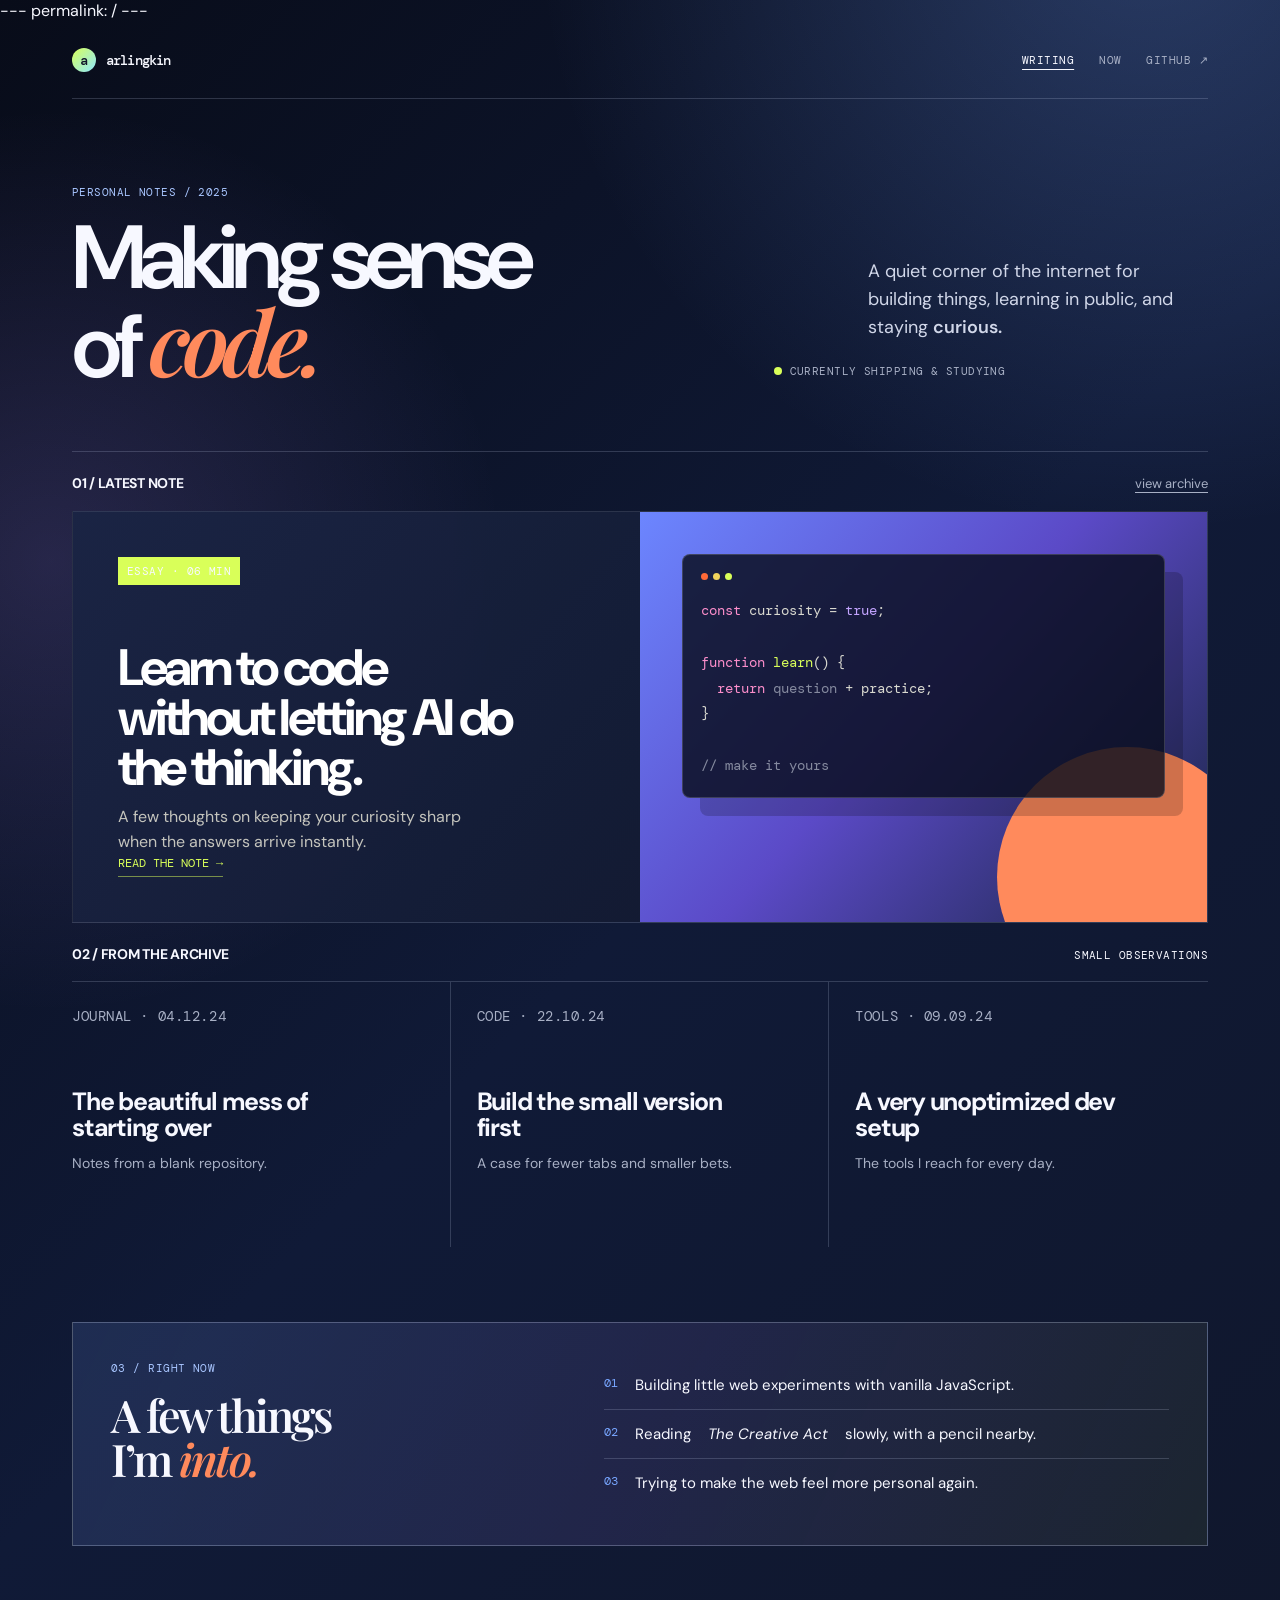
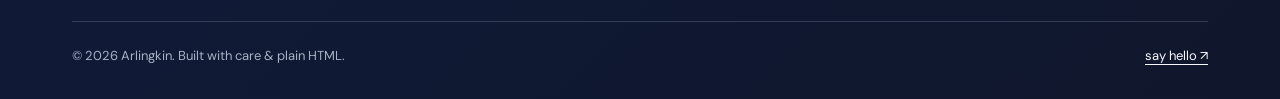
<file: home.html>
---
permalink: /
---
<!DOCTYPE html>
<html lang="id">
<head>
  <meta charset="UTF-8">
  <meta name="viewport" content="width=device-width, initial-scale=1.0">
  <meta name="description" content="Personal blog Arlingkin tentang code, eksperimen, dan pelajaran kecil.">
  <meta name="theme-color" content="#0a1020">
  <meta name="color-scheme" content="dark">
  <title>Arlingkin / About Me</title>
  <link rel="icon" type="image/png" href="icons/icon.png">
  <link rel="preconnect" href="https://fonts.googleapis.com">
  <link rel="preconnect" href="https://fonts.gstatic.com" crossorigin>
  <link href="https://fonts.googleapis.com/css2?family=DM+Mono:wght@400;500&family=DM+Sans:opsz,wght@9..40,400;9..40,500;9..40,600;9..40,700&family=Playfair+Display:ital,wght@0,600;0,700;1,600&display=swap" rel="stylesheet">
  <style>
    :root { --ink:#f7f8ff; --muted:#a8b0c5; --line:rgba(216,224,255,.18); --paper:#0a1020; --panel:rgba(19,27,51,.76); --lime:#d9ff59; --orange:#ff8a5c; --blue:#78a6ff; --violet:#ae8cff; }
    * { box-sizing:border-box; }
    html { scroll-behavior:smooth; }
    body { min-height:100vh; margin:0; color:var(--ink); background:radial-gradient(circle at 90% -5%,rgba(120,166,255,.26),transparent 29%),radial-gradient(circle at 4% 33%,rgba(174,140,255,.17),transparent 27%),linear-gradient(135deg,#080c19 0%,#101a37 52%,#10172c 100%); font-family:"DM Sans",Arial,sans-serif; }
    a { color:inherit; text-decoration:none; }
    .page { max-width:1200px; margin:auto; padding:0 32px; }
    .eyebrow, .meta, .tag, .nav-link { font-family:"DM Mono",monospace; font-size:11px; letter-spacing:.04em; text-transform:uppercase; }
    .site-header { min-height:78px; display:flex; align-items:center; justify-content:space-between; border-bottom:1px solid var(--line); }
    .brand { display:flex; align-items:center; gap:10px; font-family:"DM Mono",monospace; font-size:14px; font-weight:500; letter-spacing:-.06em; }
    .brand-mark { display:grid; width:24px; aspect-ratio:1; place-items:center; border-radius:50%; background:linear-gradient(135deg,var(--lime),#8ee8ff); color:#10152a; font-size:14px; }
    nav { display:flex; gap:25px; color:var(--muted); }
    .nav-link { transition:color .2s; } .nav-link:hover { color:var(--lime); }
    .nav-link.active { color:var(--ink); text-decoration:underline; text-underline-offset:5px; }
    .hero { padding:86px 0 62px; border-bottom:1px solid var(--line); }
    .hero-grid { display:grid; grid-template-columns:1.2fr .8fr; gap:50px; align-items:end; }
    .eyebrow { color:#a9c6ff; margin:0 0 18px; }
    h1 { max-width:720px; margin:0; font-size:clamp(3.25rem,7vw,6.5rem); line-height:.92; font-weight:600; letter-spacing:-.075em; }
    h1 em { color:var(--orange); font-family:"Playfair Display",serif; font-weight:600; letter-spacing:-.075em; }
    .intro { max-width:340px; margin:0 0 7px auto; color:#d1d7e9; font-size:18px; line-height:1.55; }
    .intro strong { font-weight:600; }
    .status { display:flex; gap:8px; align-items:center; margin-top:22px; color:var(--muted); }
    .pulse { width:8px; height:8px; border-radius:50%; background:var(--lime); box-shadow:0 0 0 0 rgba(217,255,89,.5); animation:pulse 2s infinite; }
    @keyframes pulse { 70% { box-shadow:0 0 0 6px rgba(217,255,89,0); } 100% { box-shadow:0 0 0 0 rgba(217,255,89,0); } }
    .section-head { display:flex; justify-content:space-between; align-items:baseline; padding:22px 0 18px; }
    .section-head h2 { margin:0; font-size:14px; letter-spacing:-.02em; } .section-head a { color:var(--muted); border-bottom:1px solid currentColor; font-size:13px; }
    .featured { border-bottom:1px solid var(--line); }
    .feature-card { display:grid; grid-template-columns:1fr 1fr; min-height:390px; background:linear-gradient(130deg,rgba(26,36,68,.97),rgba(14,20,39,.97)); color:#fff; border:1px solid rgba(216,224,255,.12); border-bottom:0; overflow:hidden; }
    .feature-copy { display:flex; flex-direction:column; align-items:flex-start; padding:45px; }
    .tag { display:inline-flex; padding:7px 9px; color:var(--ink); background:var(--lime); }
    .feature-copy h3 { max-width:420px; margin:58px 0 12px; font-size:clamp(2rem,4vw,3.8rem); line-height:.98; letter-spacing:-.065em; }
    .feature-copy p { max-width:365px; margin:0; color:#c4c4bd; line-height:1.55; }
    .read-link { margin-top:auto; font-family:"DM Mono",monospace; font-size:12px; color:var(--lime); border-bottom:1px solid rgba(217,255,89,.5); padding-bottom:5px; }
    .code-art { position:relative; min-height:100%; padding:42px; overflow:hidden; background:linear-gradient(132deg,#6c86ff 0%,#5b4ac7 48%,#182441 100%); }
    .code-art:before { content:""; position:absolute; width:260px; height:260px; right:-50px; bottom:-85px; border-radius:50%; background:var(--orange); }
    .code-window { position:relative; z-index:1; padding:18px; background:rgba(9,14,30,.83); border:1px solid rgba(255,255,255,.17); border-radius:8px; box-shadow:18px 18px 0 rgba(0,0,0,.19); font:14px/1.85 "DM Mono",monospace; color:#d9d9d0; }
    .dots { display:flex; gap:5px; margin-bottom:18px; }.dots i { width:7px;height:7px;border-radius:50%;background:#f0d35c;}.dots i:first-child{background:#ff6937}.dots i:last-child{background:#d9ff59}
    .pink {color:#fc8ecb}.purple {color:#c3a4ff}.green {color:#d9ff59}.faint{color:#858a9f}
    .article-grid { display:grid; grid-template-columns:repeat(3,1fr); border-top:1px solid var(--line); }
    .article { min-height:265px; padding:24px 26px 28px 0; border-right:1px solid var(--line); transition:background .2s,padding .2s; }
    .article:not(:first-child) { padding-left:26px; }.article:last-child { border-right:0; }
    .article:hover { background:rgba(120,166,255,.08); }.article:hover h3 { color:var(--blue); }
    .article .meta { color:var(--muted); }.article h3 { margin:62px 0 12px; max-width:270px; font-size:25px; line-height:1.05; letter-spacing:-.05em; transition:color .2s; }.article p { margin:0; color:var(--muted); font-size:14px; line-height:1.5; }
    .now { display:grid; grid-template-columns:.9fr 1.1fr; gap:30px; margin:75px 0; padding:38px; border:1px solid rgba(216,224,255,.28); background:linear-gradient(115deg,rgba(120,166,255,.14),rgba(174,140,255,.11),rgba(217,255,89,.06)); }
    .now h2 { margin:10px 0 0; font:600 clamp(2rem,3.5vw,3.2rem)/.98 "Playfair Display",serif; letter-spacing:-.055em; }.now h2 em { color:var(--orange); }
    .now-list { margin:0; padding:0; list-style:none; }.now-list li { display:flex; gap:17px; padding:14px 0; border-bottom:1px solid var(--line); font-size:15px; }.now-list span { color:var(--blue); font-family:"DM Mono",monospace; font-size:12px; }.now-list li:last-child { border:0; }
    footer { display:flex; justify-content:space-between; padding:25px 0 34px; border-top:1px solid var(--line); color:var(--muted); font-size:13px; } footer a { color:var(--ink); border-bottom:1px solid var(--ink); }
    @media (max-width:700px) { .page{padding:0 20px} nav{gap:14px}.nav-link:nth-child(2){display:none}.hero{padding:62px 0 45px}.hero-grid,.feature-card,.now{grid-template-columns:1fr;gap:28px}.intro{margin:0}.feature-card{min-height:0}.feature-copy{min-height:355px;padding:31px}.feature-copy h3{margin:42px 0 12px}.code-art{min-height:280px;padding:26px}.article-grid{grid-template-columns:1fr}.article,.article:not(:first-child){min-height:190px;padding:22px 0;border-right:0;border-bottom:1px solid var(--line)}.article h3{margin:35px 0 9px}.now{margin:48px 0;padding:26px}footer{gap:14px;flex-direction:column} }
  </style>
</head>
<body>
  <div class="page">
    <header class="site-header">
      <a class="brand" href="#top" aria-label="Arlingkin home"><span class="brand-mark">a</span>arlingkin</a>
      <nav aria-label="Primary navigation"><a class="nav-link active" href="#writing">writing</a><a class="nav-link" href="#nowt">now</a><a class="nav-link" href="https://github.com/arlingkin" target="_blank" rel="noreferrer">github ↗</a></nav>
    </header>
    <main id="top">
      <section class="hero" aria-labelledby="hero-title"><div class="hero-grid"><div><p class="eyebrow">Personal notes / 2025</p><h1 id="hero-title">Making sense<br>of <em>code.</em></h1></div><div><p class="intro">A quiet corner of the internet for building things, learning in public, and staying <strong>curious.</strong></p><p class="status meta"><span class="pulse"></span>currently shipping &amp; studying</p></div></div></section>
      <section class="featured" id="writing" aria-labelledby="featured-title"><div class="section-head"><h2 id="featured-title">01 / LATEST NOTE</h2><a href="#archive">view archive</a></div><article class="feature-card"><div class="feature-copy"><span class="tag">ESSAY · 06 MIN</span><h3>Learn to code without letting AI do the thinking.</h3><p>A few thoughts on keeping your curiosity sharp when the answers arrive instantly.</p><a class="read-link" href="#archive">READ THE NOTE →</a></div><div class="code-art" aria-label="Decorative code illustration"><div class="code-window"><div class="dots"><i></i><i></i><i></i></div><span class="pink">const</span> curiosity = <span class="purple">true</span>;<br><br><span class="pink">function</span> <span class="green">learn</span>() {<br>&nbsp;&nbsp;<span class="pink">return</span> <span class="faint">question</span> + practice;<br>}<br><br><span class="faint">// make it yours</span></div></div></article></section>
      <section id="archive" aria-labelledby="archive-title"><div class="section-head"><h2 id="archive-title">02 / FROM THE ARCHIVE</h2><span class="meta">small observations</span></div><div class="article-grid"><a class="article" href="#now"><p class="meta">JOURNAL · 04.12.24</p><h3>The beautiful mess of starting over</h3><p>Notes from a blank repository.</p></a><a class="article" href="#now"><p class="meta">CODE · 22.10.24</p><h3>Build the small version first</h3><p>A case for fewer tabs and smaller bets.</p></a><a class="article" href="#now"><p class="meta">TOOLS · 09.09.24</p><h3>A very unoptimized dev setup</h3><p>The tools I reach for every day.</p></a></div></section>
      <section class="now" id="now" aria-labelledby="now-title"><div><p class="eyebrow">03 / RIGHT NOW</p><h2 id="now-title">A few things<br>I’m <em>into.</em></h2></div><ul class="now-list"><li><span>01</span>Building little web experiments with vanilla JavaScript.</li><li><span>02</span>Reading <em>The Creative Act</em> slowly, with a pencil nearby.</li><li><span>03</span>Trying to make the web feel more personal again.</li></ul></section>
    </main>
    <footer><span>© 2026 Arlingkin. Built with care &amp; plain HTML.</span><a href="mailto:linggasaja03@gmail.com">say hello ↗</a></footer>
  </div>
</body>
</html>
</file>
